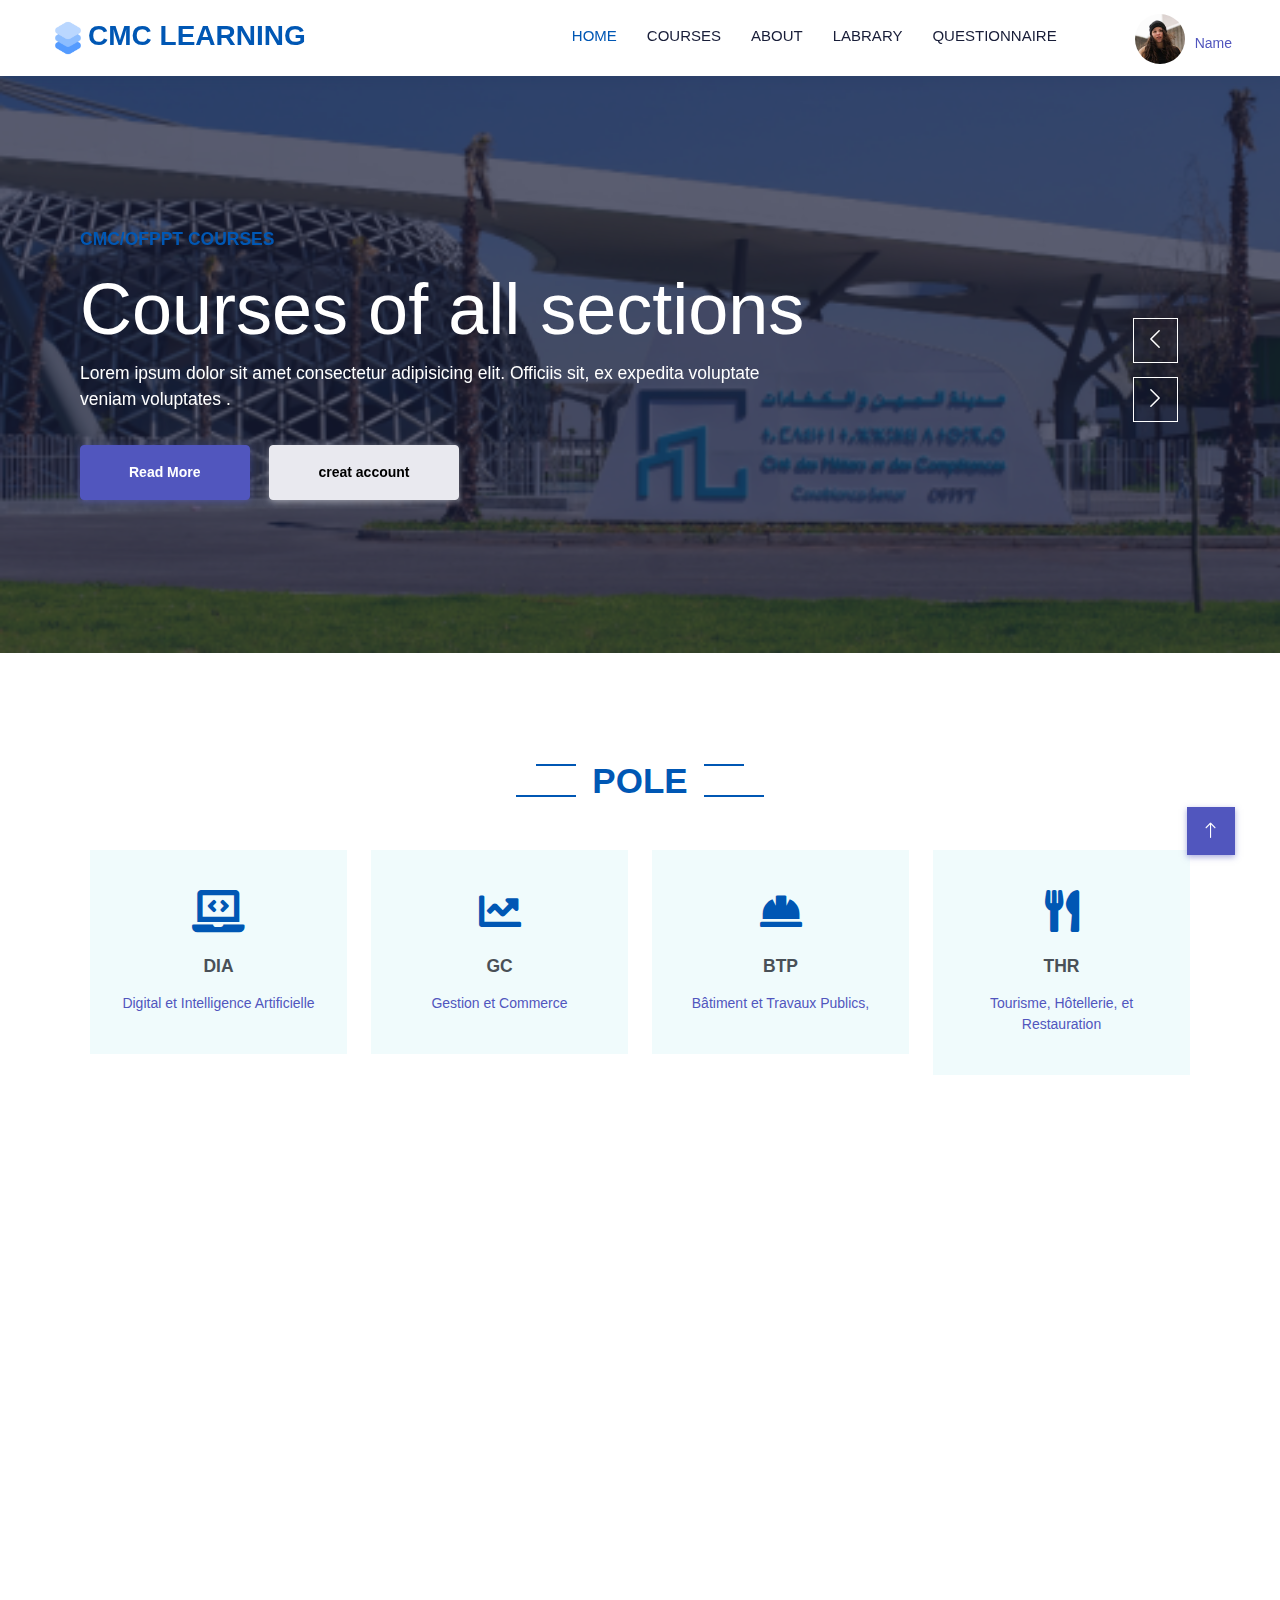
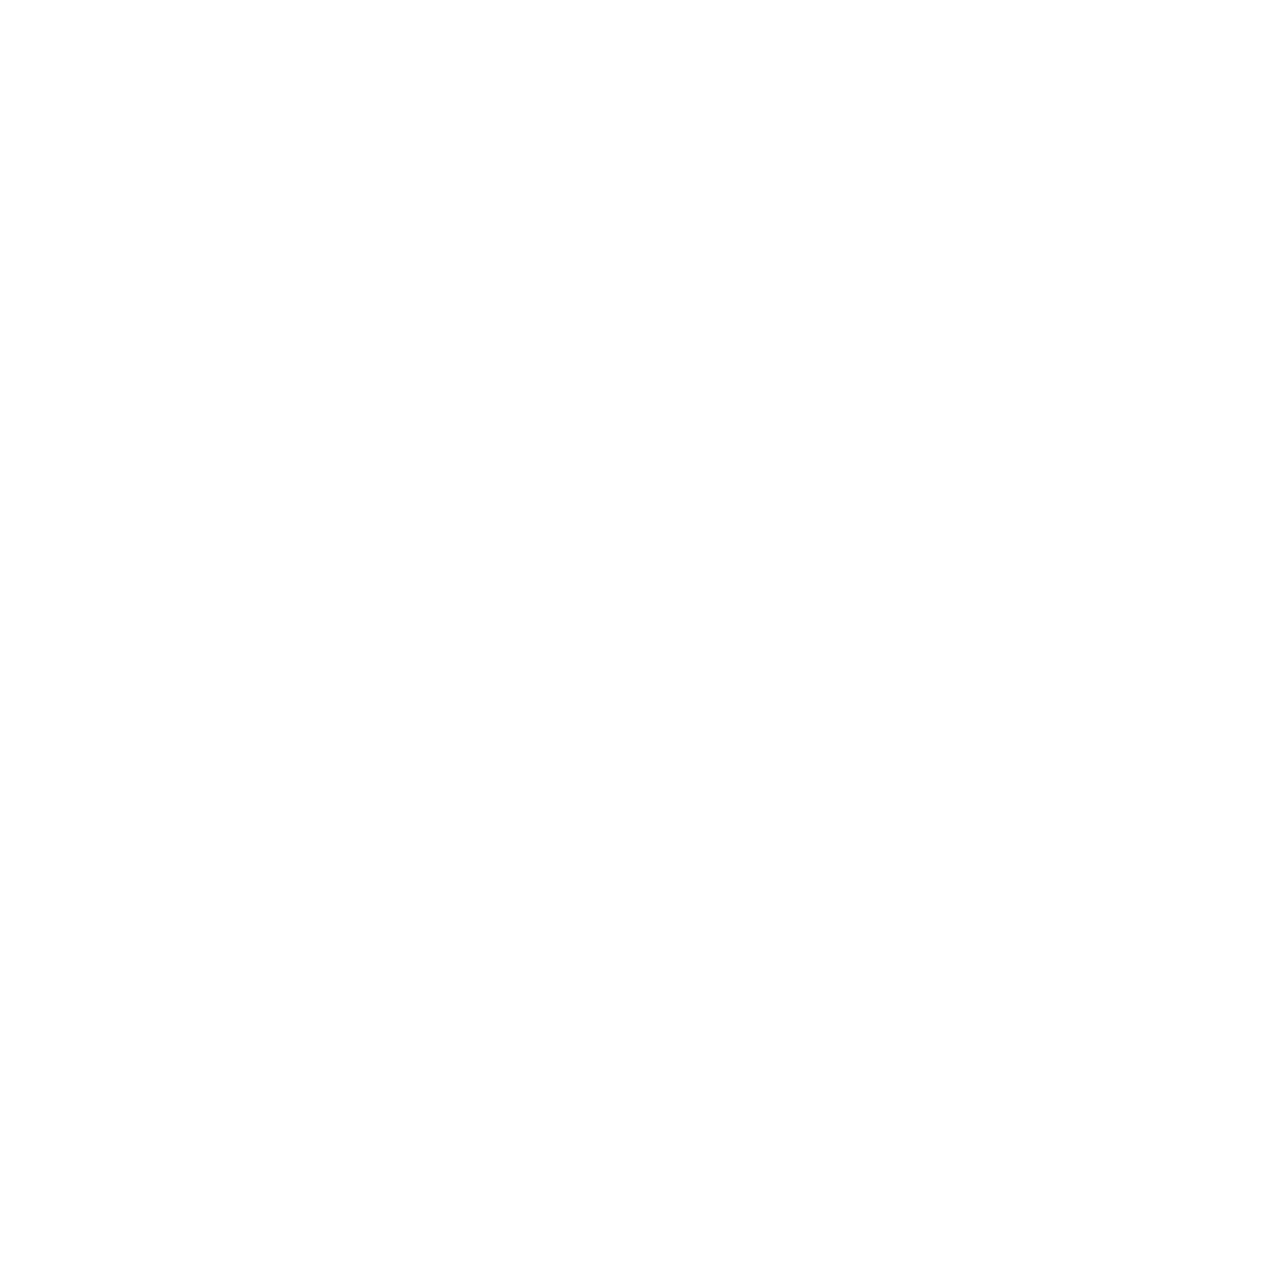
<file: index.html>
<!DOCTYPE html>
<html lang="en">

<head>
    <meta charset="utf-8">
    <title>CMC LEARNING</title>
    <meta content="width=device-width, initial-scale=1.0" name="viewport">
    <meta content="" name="keywords">
    <meta content="" name="description">

    <!-- Favicon -->
    <link href="assets/images/favicon.png" rel="icon">

    <!-- Icon Font Stylesheet -->
    <link href="https://cdnjs.cloudflare.com/ajax/libs/font-awesome/5.10.0/css/all.min.css" rel="stylesheet">
    <link href="https://cdn.jsdelivr.net/npm/bootstrap-icons@1.4.1/font/bootstrap-icons.css" rel="stylesheet">

    <!-- Libraries Stylesheet -->
    <link href="assets/libs/animate/animate.min.css" rel="stylesheet">
    <link href="assets/libs/owlcarousel/assets/owl.carousel.min.css" rel="stylesheet">

    <!-- Customized Bootstrap Stylesheet -->
    <link href="assets/css/bootstrap.min.css" rel="stylesheet">

    <!-- preloader css -->
    <link rel="stylesheet" href="assets/css/preloader.min.css" type="text/css" />

    <!-- Template Stylesheet -->
    <link href="assets/css/style.css" rel="stylesheet">
</head>

<body>

    <!-- Navbar Start -->
    <nav class="navbar navbar-expand-lg bg-white navbar-light shadow sticky-top p-0">
        <a href="index.html" class="navbar-brand d-flex align-items-center px-4 px-lg-5">
            <h2 class="m-0 text-primary"><img src="assets/images/favicon.png" class="img_logo" alt="">CMC LEARNING</h2>
        </a>
        <button type="button" class="navbar-toggler me-4" data-bs-toggle="collapse" data-bs-target="#navbarCollapse">
            <span class="navbar-toggler-icon"></span>
        </button>
        <div class="collapse navbar-collapse" id="navbarCollapse">
            <div class="navbar-nav ms-auto p-4 p-lg-0">
                <a href="index.html" class="nav-item nav-link active lyan">Home</a>
                <a href="#courses" class="nav-item nav-link lyan">Courses</a>
                <a href="#about" class="nav-item nav-link lyan">About</a>
                <a href="#" class="nav-link lyan" data-bs-toggle="dropdown">labrary</a>
                <a href="contact.html" class="nav-item nav-link lyan">questionnaire</a>
                <a href="" class="pt-4 px-lg-5  d-lg-block lyan"><img src="assets/images/users/avatar-2.jpg" class="profile_img" alt="">Name</a>
            </div>
            
        </div>
    </nav>
    <!-- Navbar End -->


    <!-- Carousel Start --> 
    <div class="container-fluid p-0 mb-5">
        <div class="owl-carousel header-carousel position-relative">
            <div class="owl-carousel-item position-relative">
                <img class="img-fluid" src="cmc_images/CMC_CASA_0.png" alt="">
                <div class="position-absolute top-0 start-0 w-100 h-100 d-flex align-items-center" style="background: rgba(24, 29, 56, .7);">
                    <div class="container">
                        <div class="row justify-content-start">
                            <div class="col-sm-10 col-lg-8">
                                <h5 class="text-primary text-uppercase mb-3 animated slideInDown">CMC/OFPPT Courses</h5>
                                <h1 class="display-3 text-white animated slideInDown">Courses of all sections</h1>
                                <p class="fs-5 text-white mb-4 pb-2">Lorem ipsum dolor sit amet consectetur adipisicing elit. Officiis sit, ex expedita voluptate veniam voluptates .</p>
                                <a href="" class="btn btn-primary py-md-3 px-md-5 me-3 animated slideInLeft">Read More</a>
                                <a href="register.html" class="btn btn-light py-md-3 px-md-5 animated slideInRight" target="_blank">creat account</a>
                            </div>
                        </div>
                    </div>
                </div>
            </div>
            <div class="owl-carousel-item position-relative">
                <img class="img-fluid" src="cmc_images/Vue sur l’entrée principale de la CMC Casablanca-Settat.jpg" alt="">
                <div class="position-absolute top-0 start-0 w-100 h-100 d-flex align-items-center" style="background: rgba(24, 29, 56, .7);">
                    <div class="container">
                        <div class="row justify-content-start">
                            <div class="col-sm-10 col-lg-8">
                                <h5 class="text-primary text-uppercase mb-3 animated slideInDown">CMC/OFPPT Courses</h5>
                                <h1 class="display-3 text-white animated slideInDown">Courses of all sections</h1>
                                <p class="fs-5 text-white mb-4 pb-2">Lorem ipsum dolor sit amet consectetur adipisicing elit. Officiis sit, ex expedita voluptate veniam voluptates .</p>
                                <a href="" class="btn btn-primary py-md-3 px-md-5 me-3 animated slideInLeft">Read More</a>
                                <a href="register.html" class="btn btn-light py-md-3 px-md-5 animated slideInRight">creat account</a>
                            </div>
                        </div>
                    </div>
                </div>
            </div>
        </div>
    </div>
    <!-- Carousel End -->


    <!-- courses Start -->
    <div class="container-xxl py-5" id="courses">
        <div class="container">
            <div class="text-center wow fadeInUp" data-wow-delay="0.1s">
                <h1 class="section-title bg-white text-center text-primary px-3 mb-5">Pole</h1>
            </div>
            <div class="row g-4">
                <div class="col-lg-3 col-sm-6 wow fadeInUp" data-wow-delay="0.1s">
                    <a href="form_courses.html?pole=DIA" target="_blank">
                        <div class="service-item text-center pt-3">
                            <div class="p-4">
                                <i class="fa fa-3x fa-laptop-code text-primary mb-4"></i>
                                <h5 class="mb-3">DIA</h5>
                                <p>Digital et Intelligence Artificielle</p>
                            </div>
                        </div>
                    </a>
                </div>
                <div class="col-lg-3 col-sm-6 wow fadeInUp" data-wow-delay="0.1s">
                    <a href="form_courses.html?pole=GC" target="_blank">
                        <div class="service-item text-center pt-3">
                            <div class="p-4">
                                <i class="fa fa-3x fa-chart-line text-primary mb-4"></i>
                                <h5 class="mb-3">GC</h5>
                                <p>Gestion et Commerce</p>
                            </div>
                        </div>
                    </a>
                </div>
                <div class="col-lg-3 col-sm-6 wow fadeInUp" data-wow-delay="0.1s">
                    <a href="">
                        <div class="service-item text-center pt-3">
                            <div class="p-4">
                                <i class="fa fa-3x fa-hard-hat text-primary mb-4"></i>
                                <h5 class="mb-3">BTP</h5>
                                <p>Bâtiment et Travaux Publics,</p>
                            </div>
                        </div>
                    </a>
                </div>
                <div class="col-lg-3 col-sm-6 wow fadeInUp" data-wow-delay="0.1s">
                    <a href="">
                        <div class="service-item text-center pt-3">
                            <div class="p-4">
                                <i class="fa fa-3x fa-utensils text-primary mb-4"></i>
                                <h5 class="mb-3">THR</h5>
                                <p>Tourisme, Hôtellerie, et Restauration</p>
                            </div>
                        </div>
                    </a>
                </div>
                <div class="col-lg-3 col-sm-6 wow fadeInUp" data-wow-delay="0.1s">
                    <a href="">
                        <div class="service-item text-center pt-3">
                            <div class="p-4">
                                <i class="fa fa-3x fa-graduation-cap text-primary mb-4"></i>
                                <h5 class="mb-3">AIG</h5>
                                <p></p>
                            </div>
                        </div>
                    </a>
                </div>
                <div class="col-lg-3 col-sm-6 wow fadeInUp" data-wow-delay="0.1s">
                    <a href="">
                        <div class="service-item text-center pt-3">
                            <div class="p-4">
                                <i class="fa fa-3x fa-graduation-cap text-primary mb-4"></i>
                                <h5 class="mb-3">AI</h5>
                                <p></p>
                            </div>
                        </div>
                    </a>
                </div>
                <div class="col-lg-3 col-sm-6 wow fadeInUp" data-wow-delay="0.1s">
                    <a href="">
                        <div class="service-item text-center pt-3">
                            <div class="p-4">
                                <i class="fa fa-3x fa-graduation-cap text-primary mb-4"></i>
                                <h5 class="mb-3">ARTISANAT</h5>
                                <p></p>
                            </div>
                        </div>
                    </a>
                </div>
                <div class="col-lg-3 col-sm-6 wow fadeInUp" data-wow-delay="0.1s">
                    <a href="">
                        <div class="service-item text-center pt-3">
                            <div class="p-4">
                                <i class="fa fa-3x fa-graduation-cap text-primary mb-4"></i>
                                <h5 class="mb-3">TL</h5>
                                <p></p>
                            </div>
                        </div>
                    </a>
                </div>
                
            </div>
        </div>
    </div>
    <!-- Service End -->


    <!-- About Start -->
    <div class="container-xxl py-5" id="about">
        <div class="container">
            <div class="text-center wow fadeInUp" data-wow-delay="0.1s">
                <h1 class="section-title bg-white text-center text-primary px-3 mb-5">About Us</h1>
            </div>
            <div class="row g-5">
                <div class="col-lg-6 wow fadeInUp" data-wow-delay="0.1s" style="min-height: 400px;">
                    <div class="position-relative h-100">
                        <img class="img-fluid position-absolute w-100 h-100" src="img/about.jpg" alt="" style="object-fit: cover;">
                    </div>
                </div>
                <div class="col-lg-6 wow fadeInUp" data-wow-delay="0.3s">
                    <!-- <h6 class="section-title bg-white text-start text-primary pe-3">About Us</h6> -->
                    <h1 class="mb-4">Welcome to CMC LEARNING</h1>
                    <p class="mb-4">description de site.</p>
                    
                    <!-- <div class="row gy-2 gx-4 mb-4">
                        <div class="col-sm-6">
                            <p class="mb-0"><i class="fa fa-arrow-right text-primary me-2"></i>Skilled Instructors</p>
                        </div>
                        <div class="col-sm-6">
                            <p class="mb-0"><i class="fa fa-arrow-right text-primary me-2"></i>Online Classes</p>
                        </div>
                        <div class="col-sm-6">
                            <p class="mb-0"><i class="fa fa-arrow-right text-primary me-2"></i>International Certificate</p>
                        </div>
                        <div class="col-sm-6">
                            <p class="mb-0"><i class="fa fa-arrow-right text-primary me-2"></i>Skilled Instructors</p>
                        </div>
                        <div class="col-sm-6">
                            <p class="mb-0"><i class="fa fa-arrow-right text-primary me-2"></i>Online Classes</p>
                        </div>
                        <div class="col-sm-6">
                            <p class="mb-0"><i class="fa fa-arrow-right text-primary me-2"></i>International Certificate</p>
                        </div>
                    </div> -->
                    <a class="btn btn-primary py-3 px-5 mt-2" href="">Read More</a>
                </div>
            </div>
        </div>
    </div>
    <!-- About End -->

    <!-- formateurs Start -->
    <div class="container-xxl py-5">
        <div class="container">
            <div class="text-center wow fadeInUp" data-wow-delay="0.1s">
                <h1 class="section-title bg-white text-center text-primary px-3 mb-5">formateurs</h1>
            </div>
            <div class="row g-4">
                <div class="col-lg-3 col-md-6 wow fadeInUp" data-wow-delay="0.1s">
                    <div class="team-item bg-light">
                        <div class="overflow-hidden">
                            <img class="img-fluid" src="img/team-1.jpg" alt="">
                        </div>
                        <div class="position-relative d-flex justify-content-center" style="margin-top: -23px;">
                            <div class="bg-light d-flex justify-content-center pt-2 px-1">
                                <a class="btn btn-sm-square btn-primary mx-1" href=""><i class="fab fa-facebook-f"></i></a>
                                <a class="btn btn-sm-square btn-primary mx-1" href=""><i class="fab fa-twitter"></i></a>
                                <a class="btn btn-sm-square btn-primary mx-1" href=""><i class="fab fa-instagram"></i></a>
                            </div>
                        </div>
                        <div class="text-center p-4">
                            <h5 class="mb-0">formateur name</h5>
                            <small>spécialité</small>
                        </div>
                    </div>
                </div>
                <div class="col-lg-3 col-md-6 wow fadeInUp" data-wow-delay="0.3s">
                    <div class="team-item bg-light">
                        <div class="overflow-hidden">
                            <img class="img-fluid" src="img/team-1.jpg" alt="">
                        </div>
                        <div class="position-relative d-flex justify-content-center" style="margin-top: -23px;">
                            <div class="bg-light d-flex justify-content-center pt-2 px-1">
                                <a class="btn btn-sm-square btn-primary mx-1" href=""><i class="fab fa-facebook-f"></i></a>
                                <a class="btn btn-sm-square btn-primary mx-1" href=""><i class="fab fa-twitter"></i></a>
                                <a class="btn btn-sm-square btn-primary mx-1" href=""><i class="fab fa-instagram"></i></a>
                            </div>
                        </div>
                        <div class="text-center p-4">
                            <h5 class="mb-0">formateur name</h5>
                            <small>spécialité</small>
                        </div>
                    </div>
                </div>
                <div class="col-lg-3 col-md-6 wow fadeInUp" data-wow-delay="0.5s">
                    <div class="team-item bg-light">
                        <div class="overflow-hidden">
                            <img class="img-fluid" src="img/team-1.jpg" alt="">
                        </div>
                        <div class="position-relative d-flex justify-content-center" style="margin-top: -23px;">
                            <div class="bg-light d-flex justify-content-center pt-2 px-1">
                                <a class="btn btn-sm-square btn-primary mx-1" href=""><i class="fab fa-facebook-f"></i></a>
                                <a class="btn btn-sm-square btn-primary mx-1" href=""><i class="fab fa-twitter"></i></a>
                                <a class="btn btn-sm-square btn-primary mx-1" href=""><i class="fab fa-instagram"></i></a>
                            </div>
                        </div>
                        <div class="text-center p-4">
                            <h5 class="mb-0">formateur name</h5>
                            <small>spécialité</small>
                        </div>
                    </div>
                </div>
                <div class="col-lg-3 col-md-6 wow fadeInUp" data-wow-delay="0.7s">
                    <div class="team-item bg-light">
                        <div class="overflow-hidden">
                            <img class="img-fluid" src="img/team-1.jpg" alt="">
                        </div>
                        <div class="position-relative d-flex justify-content-center" style="margin-top: -23px;">
                            <div class="bg-light d-flex justify-content-center pt-2 px-1">
                                <a class="btn btn-sm-square btn-primary mx-1" href=""><i class="fab fa-facebook-f"></i></a>
                                <a class="btn btn-sm-square btn-primary mx-1" href=""><i class="fab fa-twitter"></i></a>
                                <a class="btn btn-sm-square btn-primary mx-1" href=""><i class="fab fa-instagram"></i></a>
                            </div>
                        </div>
                        <div class="text-center p-4">
                            <h5 class="mb-0">formateur name</h5>
                            <small>spécialité</small>
                        </div>
                    </div>
                </div>
            </div>
        </div>
    </div>
    <!-- formateurs End -->


    <!-- coments Start -->
    <!-- <div class="container-xxl py-5 wow fadeInUp" data-wow-delay="0.1s">
        <div class="container">
            <div class="text-center">
                <h1 class="section-title bg-white text-center text-primary px-3 mb-5">Comments</h1>
                <h4 class="mb-5">Our Students Say!</h4>
            </div>
            <div class="owl-carousel testimonial-carousel position-relative">
                <div class="testimonial-item text-center">
                    <img class="border rounded-circle p-2 mx-auto mb-3" src="img/testimonial-1.jpg" style="width: 80px; height: 80px;">
                    <h5 class="mb-0">Client Name</h5>
                    <p>Profession</p>
                    <div class="testimonial-text bg-light text-center p-4">
                    <p class="mb-0">Tempor erat elitr rebum at clita. Diam dolor diam ipsum sit diam amet diam et eos. Clita erat ipsum et lorem et sit.</p>
                    </div>
                </div>
                <div class="testimonial-item text-center">
                    <img class="border rounded-circle p-2 mx-auto mb-3" src="img/testimonial-2.jpg" style="width: 80px; height: 80px;">
                    <h5 class="mb-0">Client Name</h5>
                    <p>Profession</p>
                    <div class="testimonial-text bg-light text-center p-4">
                    <p class="mb-0">Tempor erat elitr rebum at clita. Diam dolor diam ipsum sit diam amet diam et eos. Clita erat ipsum et lorem et sit.</p>
                    </div>
                </div>
                <div class="testimonial-item text-center">
                    <img class="border rounded-circle p-2 mx-auto mb-3" src="img/testimonial-3.jpg" style="width: 80px; height: 80px;">
                    <h5 class="mb-0">Client Name</h5>
                    <p>Profession</p>
                    <div class="testimonial-text bg-light text-center p-4">
                    <p class="mb-0">Tempor erat elitr rebum at clita. Diam dolor diam ipsum sit diam amet diam et eos. Clita erat ipsum et lorem et sit.</p>
                    </div>
                </div>
                <div class="testimonial-item text-center">
                    <img class="border rounded-circle p-2 mx-auto mb-3" src="img/testimonial-4.jpg" style="width: 80px; height: 80px;">
                    <h5 class="mb-0">Client Name</h5>
                    <p>Profession</p>
                    <div class="testimonial-text bg-light text-center p-4">
                    <p class="mb-0">Tempor erat elitr rebum at clita. Diam dolor diam ipsum sit diam amet diam et eos. Clita erat ipsum et lorem et sit.</p>
                    </div>
                </div>
            </div>
        </div>
    </div> -->
    <!-- coments End -->
        

    <!-- Footer Start -->
    <div class="container-fluid bg-dark text-light footer pt-5 mt-5 wow fadeIn" data-wow-delay="0.1s">
        <div class="container py-5">
            <div class="row g-5">
                <div class="col-lg-3 col-md-6">
                    <h4 class="text-white mb-3">Quick Link</h4>
                    <a class="btn btn-link" href="">About Us</a>
                    <a class="btn btn-link" href="">Contact Us</a>
                    <a class="btn btn-link" href="">Privacy Policy</a>
                    <a class="btn btn-link" href="">Terms & Condition</a>
                </div>
                <div class="col-lg-3 col-md-6">
                    <h4 class="text-white mb-3">Contact</h4>
                    <p class="mb-2"><i class="fa fa-map-marker-alt me-3"></i>place</p>
                    <p class="mb-2"><i class="fa fa-phone-alt me-3"></i>+000 00000000</p>
                    <p class="mb-2"><i class="fa fa-envelope me-3"></i>email.com</p>
                    <div class="d-flex pt-2">l
                        <a class="btn btn-outline-light btn-social" href=""><i class="fab fa-twitter"></i></a>
                        <a class="btn btn-outline-light btn-social" href=""><i class="fab fa-facebook-f"></i></a>
                        <a class="btn btn-outline-light btn-social" href=""><i class="fab fa-youtube"></i></a>
                        <a class="btn btn-outline-light btn-social" href=""><i class="fab fa-linkedin-in"></i></a>
                    </div>
                </div>
            </div>
        </div>
        <div class="container">
            <div class="copyright">
                <div class="row">
                    <div class="col-md-6 text-center text-md-start mb-3 mb-md-0">
                        &copy; <a class="border-bottom" href="#">CMC LEARNING</a>, All Right Reserved.Designed By Yassine Dzaouha
                    </div>
                </div>
            </div>
        </div>
    </div>
    <!-- Footer End -->


    <!-- Back to Top -->
    <a href="#" class="btn btn-lg btn-primary btn-lg-square back-to-top"><i class="bi bi-arrow-up"></i></a>


    <!-- JavaScript Libraries -->
    <script src="assets/libs/jquery/jquery.min.js"></script>    
    <script src="assets/libs/bootstrap/js/bootstrap.bundle.min.js"></script>    
    <script src="assets/libs/wow/wow.min.js"></script>
    <script src="assets/libs/easing/easing.min.js"></script>
    <script src="assets/libs/waypoints/waypoints.min.js"></script>
    <script src="assets/libs/owlcarousel/owl.carousel.min.js"></script>

    <!-- pace js -->
    <script src="assets/libs/pace-js/pace.min.js"></script>

    <!-- Template Javascript -->
    <script src="assets/js/main.js"></script>
</body>

</html>
</file>
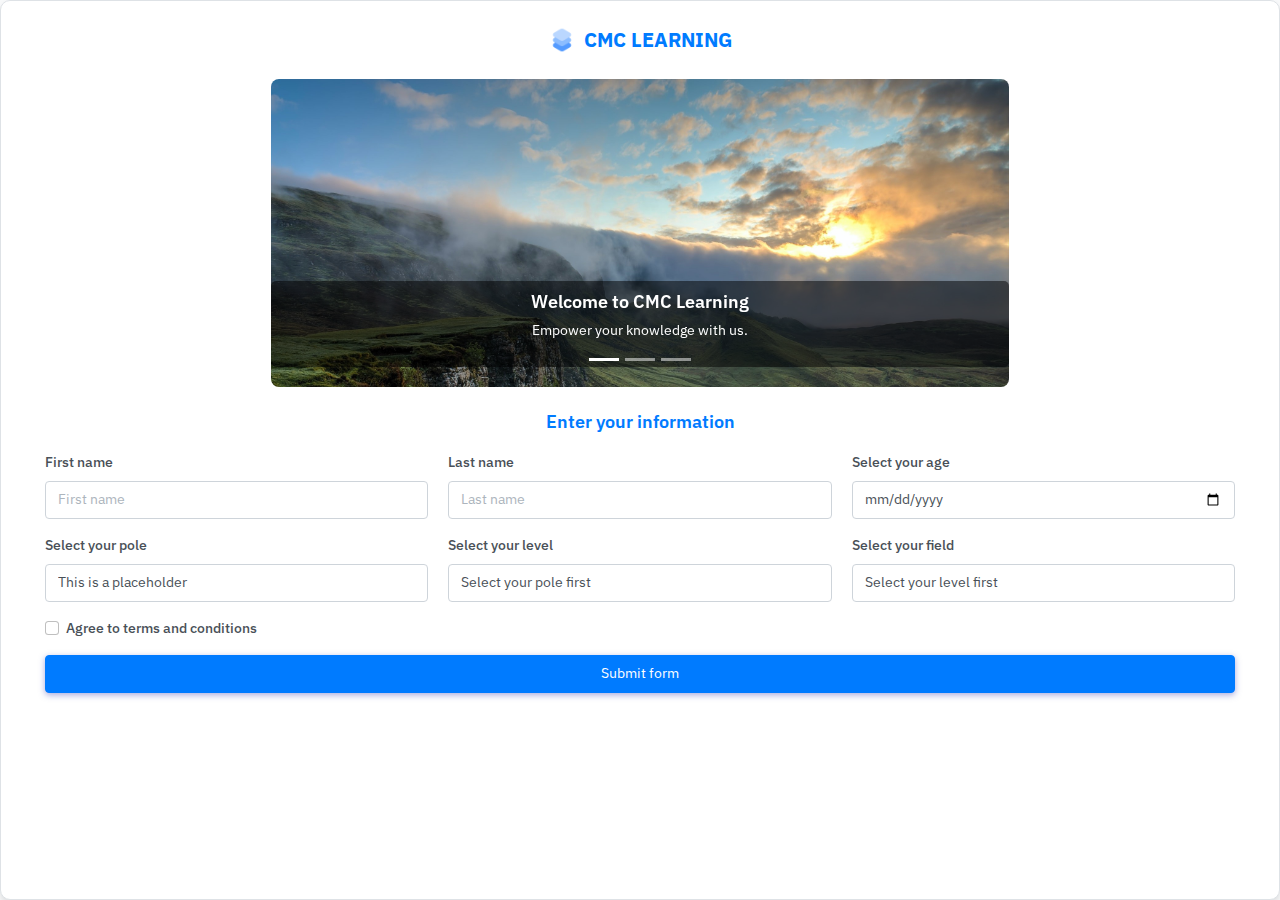
<file: choises.html>
<!doctype html>
<html lang="en">

    <head>
        <meta charset="utf-8" />
        <title>Role & Branch Selection</title>
        <meta name="viewport" content="width=device-width, initial-scale=1.0">
        <meta content="Branch & Role Selection" name="description" />
        <meta content="Themesbrand" name="author" />
        <link rel="icon" href="assets/images/favicon.png">
        <!-- Bootstrap CSS -->
        <link href="assets/css/bootstrap.min.css" rel="stylesheet" type="text/css" />
        <link href="assets/css/icons.min.css" rel="stylesheet" type="text/css" />
        <link href="assets/css/app.min.css" rel="stylesheet" type="text/css" />
        <!-- preloader css -->
        <link rel="stylesheet" href="assets/css/preloader.min.css" type="text/css" />
        <!-- Custom CSS -->
        <style>
            body {
                background-color: #FFFFFF;
                color: #495057;
            }

            .auth-page {
                display: flex;
                justify-content: center;
                align-items: center;
                min-height: 100vh;
                background-color: #f8f9fa;
            }

            .auth-full-page-content {
                background: #FFFFFF;
                border: 1px solid #dee2e6;
                border-radius: 10px;
                min-width: 700px;
                padding: 2rem;
                box-shadow: 0px 4px 6px rgba(0, 0, 0, 0.1);
            }

            .auth-logo img {
                height: 28px;
            }

            .text-primary {
                color: #007BFF !important;
            }

            .btn-primary {
                background-color: #007BFF;
                border-color: #007BFF;
            }

            .btn-primary:hover {
                background-color: #0056b3;
                border-color: #0056b3;
            }

            .carousel-inner img {
                width: 60%;
                margin-left: auto;
                margin-right: auto;
                border-radius: 8px;
            }

            .carousel-caption {
                background: rgba(0, 0, 0, 0.5);
                border-radius: 5px;
                padding: 10px;
                width: 60%;
                margin-left: auto;
                margin-right: auto;
            }
        </style>
    </head>

    <body>

    <div class="auth-page">
        <div class="auth-full-page-content d-flex flex-column p-4">
            <div class="w-100">
                <div class="text-center">
                    <a href="index.html" class="d-block auth-logo mb-4">
                        <img src="assets/images/favicon.png" alt="Logo"> <span class="logo-txt text-primary">CMC LEARNING</span>
                    </a>
                </div>

                <div id="carouselExampleIndicators" class="carousel slide mb-4" data-bs-ride="carousel" data-bs-interval="5000">
                    <style>
                        /* Override carousel transition speed */
                        .carousel-item {
                            transition: transform 1.5s ease-in-out; /* Slows down the transition to 1.5 seconds */
                        }
                    </style>
                    <div class="carousel-indicators">
                        <button type="button" data-bs-target="#carouselExampleIndicators" data-bs-slide-to="0" class="active" aria-current="true"></button>
                        <button type="button" data-bs-target="#carouselExampleIndicators" data-bs-slide-to="1"></button>
                        <button type="button" data-bs-target="#carouselExampleIndicators" data-bs-slide-to="2"></button>
                    </div>
                    <div class="carousel-inner">
                        <!-- First slide -->
                        <div class="carousel-item active" data-bs-interval="3000">
                            <img src="assets/images/bg-3.jpg" class="d-block" alt="Slide 1">
                            <div class="carousel-caption">
                                <h5 class="text-white">Welcome to CMC Learning</h5>
                                <p>Empower your knowledge with us.</p>
                            </div>
                        </div>
                        <!-- Second slide -->
                        <div class="carousel-item" data-bs-interval="3000">
                            <img src="assets/images/bg-2.jpg" class="d-block" alt="Slide 2">
                            <div class="carousel-caption">
                                <h5 class="text-white">OFPPT</h5>
                                <p>Office de la formation professionnelle et promotion du travail.</p>
                            </div>
                        </div>
                        <!-- Third slide -->
                        <div class="carousel-item" data-bs-interval="3000">
                            <img src="assets/images/bg-3.jpg" class="d-block" alt="Slide 3">
                            <div class="carousel-caption">
                                <h5 class="text-white">CMC</h5>
                                <p>Cité des métiers et compétences.</p>
                            </div>
                        </div>
                    </div>
                    <button class="carousel-control-prev" type="button" data-bs-target="#carouselExampleIndicators" data-bs-slide="prev">
                        <span class="carousel-control-prev-icon" aria-hidden="true"></span>
                        <span class="visually-hidden">Previous</span>
                    </button>
                    <button class="carousel-control-next" type="button" data-bs-target="#carouselExampleIndicators" data-bs-slide="next">
                        <span class="carousel-control-next-icon" aria-hidden="true"></span>
                        <span class="visually-hidden">Next</span>
                    </button>
                </div>
                
                
                <!-- Form -->
                <div class="auth-content">
                    <div class="text-center">
                        <h5 class="text-primary mb-0">Enter your information</h5>
                    </div>
                    <div class="card-body">
                        <form class="needs-validation" novalidate>
                            <div class="row">
                                <div class="col-md-4">
                                    <div class="mb-3">
                                        <label class="form-label" for="validationCustom01">First name</label>
                                        <input type="text" class="form-control" id="validationCustom01" placeholder="First name" required>
                                        <div class="valid-feedback">Looks good!</div>
                                    </div>
                                </div>
                                <div class="col-md-4">
                                    <div class="mb-3">
                                        <label class="form-label" for="validationCustom02">Last name</label>
                                        <input type="text" class="form-control" id="validationCustom02" placeholder="Last name" required>
                                        <div class="valid-feedback">Looks good!</div>
                                    </div>
                                </div>
                                <div class="col-md-4">
                                    <div class="mb-3">
                                        <label class="form-label" for="validationCustom03">Select your age</label>
                                        <input type="date" class="form-control" id="validationCustom03" required>
                                    </div>
                                </div>
                            </div>
                            <div class="row">
                                <div class="col-md-4">
                                    <div class="mb-3">
                                        <label class="form-label" for="choices-single-pole">Select your pole</label>
                                        <select class="form-control" id="choices-single-pole" required>
                                            <option value="" disabled selected>This is a placeholder</option>
                                            <option value="DIA">DIA</option>
                                            <option value="GC">GC</option>
                                            <option value="BTP">BTP</option>
                                            <option value="THR">THR</option>
                                            <option value="AIG">AIG</option>
                                            <option value="AI">AI</option>
                                            <option value="ARTISANAT">ARTISANAT</option>
                                            <option value="TL">TL</option>
                                        </select>
                                    </div>
                                </div>
                                <div class="col-md-4">
                                    <div class="mb-3">
                                        <label class="form-label" for="choices-single-level">Select your level</label>
                                        <select class="form-control" id="choices-single-level" required>
                                            <option value="" disabled selected>Select your pole first</option>
                                        </select>
                                    </div>
                                </div>
                                <div class="col-md-4">
                                    <div class="mb-3">
                                        <label class="form-label" for="choices-single-filier">Select your field</label>
                                        <select class="form-control" id="choices-single-filier" required>
                                            <option value="" disabled selected>Select your level first</option>
                                        </select>
                                    </div>
                                </div>
                            </div>
                            <div class="row">
                                <div class="col-lg-12">
                                    <div class="mb-3">
                                        <div class="form-check">
                                            <input type="checkbox" class="form-check-input" id="invalidCheck" required>
                                            <label class="form-check-label" for="invalidCheck">Agree to terms and conditions</label>
                                        </div>
                                    </div>
                                </div>
                            </div>
                            <button class="btn btn-primary w-100" type="submit">Submit form</button>
                        </form>
                    </div>
                </div>
            </div>
        </div>
    </div>

        <!-- JavaScript -->
        <script src="assets/js/app.js"></script>
        <script src="assets/js/pages/choises.js"></script>
        <script src="assets/libs/jquery/jquery.min.js"></script>
        <script src="assets/libs/bootstrap/js/bootstrap.bundle.min.js"></script>
        <script src="assets/libs/metismenu/metisMenu.min.js"></script>
        <script src="assets/libs/simplebar/simplebar.min.js"></script>
        <script src="assets/libs/node-waves/waves.min.js"></script>
        <script src="assets/libs/feather-icons/feather.min.js"></script>
        <!-- pace js -->
        <script src="assets/libs/pace-js/pace.min.js"></script>
        <!-- pristine js -->
        <script src="assets/libs/pristinejs/pristine.min.js"></script>
        <!-- form validation -->
        <script src="assets/js/pages/form-validation.init.js"></script>
    </body>

</html>
</file>
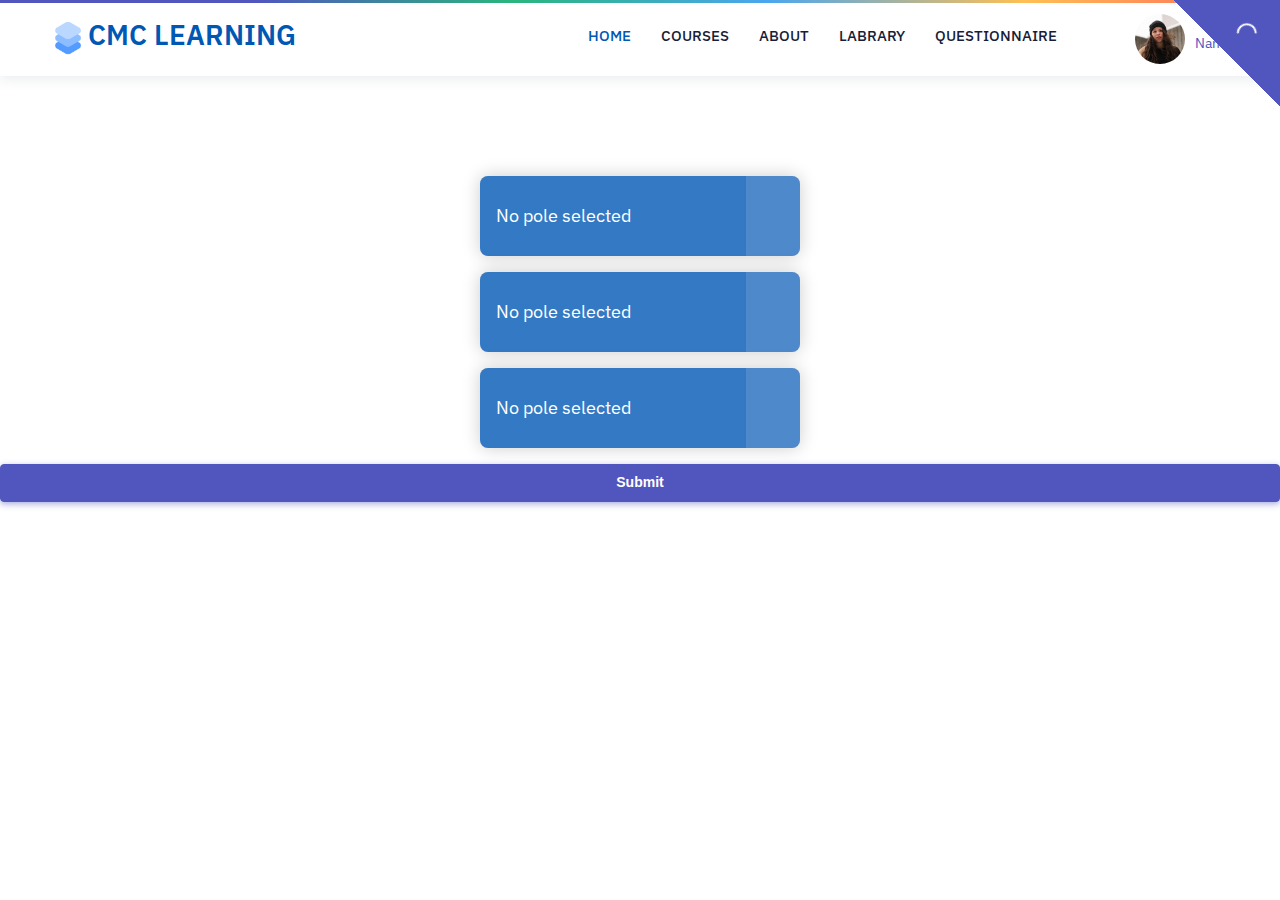
<file: form_courses.html>
<!doctype html>
<html lang="en">

    <head>
        <meta charset="utf-8" />
        <title>Role & Branch Selection</title>
        <meta name="viewport" content="width=device-width, initial-scale=1.0">
        <meta content="Branch & Role Selection" name="description" />
        <meta content="Themesbrand" name="author" />
        <link rel="icon" href="assets/images/favicon.png">
        <!-- Bootstrap CSS -->
        <link href="assets/css/bootstrap.min.css" rel="stylesheet" type="text/css" />
        <link href="assets/css/icons.min.css" rel="stylesheet" type="text/css" />
        <link href="assets/css/app.min.css" rel="stylesheet" type="text/css" />
        <link href="assets/css/style.css" rel="stylesheet" type="text/css" />
        
        <!-- preloader css -->
        <link rel="stylesheet" href="assets/css/preloader.min.css" type="text/css" />
        <!-- Custom CSS -->
        <style>
        :root {
        --arrow-bg: rgba(255, 255, 255, 0.3);
        --arrow-icon: url(https://upload.wikimedia.org/wikipedia/commons/9/9d/Caret_down_font_awesome_whitevariation.svg);
        --option-bg: white;  
        --select-bg: rgba(255, 255, 255, 0.2);
        }
        body {
            display: grid;
            
        }
        .fath-sel {
            border-radius: 8px;
            background: #0057b4;
            background-color: none;
        }
        form{
            margin-top: 100px;
            place-items: center;
        }
        /* <select> styles */
        select {
            /* Reset */
            font-size: 18px;
            appearance: none;
            border: 0;
            outline: 0;
            width: 20rem;
            height: 5rem;
            padding: 1rem 4rem 1rem 1rem;
            background: var(--arrow-icon) no-repeat right 0.8em center / 1.4em,
                linear-gradient(to left, var(--arrow-bg) 3em, var(--select-bg) 3em);
            color: white;
            border-radius: 8px;
            box-shadow: 0 0 1em 0 rgba(0, 0, 0, 0.2);
            cursor: pointer;
            /* Remove IE arrow */
            &::-ms-expand {
                display: none;
            }
            /* Remove focus outline */
            &:focus {
                outline: none;
            }
            /* <option> colors */
            option {
                border-radius: 8px;
                color: inherit;
                background-color: #7b97c9;
            }
        }

        .invalid-feedback {
            font-size: 15px;
            background-color: #fff;
            margin-top: 0;
        }

        </style>
    </head>
    <nav class="navbar navbar-expand-lg bg-white navbar-light shadow sticky-top p-0">
        <a href="index.html" class="navbar-brand d-flex align-items-center px-4 px-lg-5">
            <h2 class="m-0 text-primary"><img src="assets/images/favicon.png" class="img_logo" alt="">CMC LEARNING</h2>
        </a>
        <button type="button" class="navbar-toggler me-4" data-bs-toggle="collapse" data-bs-target="#navbarCollapse">
            <span class="navbar-toggler-icon"></span>
        </button>
        <div class="collapse navbar-collapse" id="navbarCollapse">
            <div class="navbar-nav ms-auto p-4 p-lg-0">
                <a href="index.html" class="nav-item nav-link active lyan">Home</a>
                <a href="index.html#courses" class="nav-item nav-link lyan">Courses</a>
                <a href="index.html#about" class="nav-item nav-link lyan">About</a>
                <a href="#" class="nav-link lyan" data-bs-toggle="dropdown">labrary</a>
                <a href="" class="nav-item nav-link lyan">questionnaire</a>
                <a href="" class="pt-4 px-lg-5  d-lg-block lyan"><img src="assets/images/users/avatar-2.jpg" class="profile_img" alt="">Name</a>
            </div>
            
        </div>
    </nav>

    <body>
        <form class="needs-validation" novalidate>
            <div class="mb-3 fath-sel">
                <select class="form-controle" id="choices-single-field" required>
                    <option value="" disabled selected>select your level</option>
                </select>
                <div class="invalid-feedback">Please select a level.</div>
            </div>
            <div class="mb-3 fath-sel">
                <select class="form-controle" id="choices-single-level" required>
                    <option value="" disabled selected>select your field</option>
                </select>
                <div class="invalid-feedback">Please select a field.</div>
            </div>
            <div class="mb-3 fath-sel">
                <select class="form-controle" id="choices-single-nivo" required>
                    <option value="" disabled selected>Select your year</option>
                </select>
                <div class="invalid-feedback">Please select a year.</div>
            </div>
            <button class="btn btn-primary w-100" type="submit">Submit</button>
        </form>

        <!-- JavaScript -->
        <script src="assets/js/app.js"></script>
        <script src="assets/js/pages/form_courses.js"></script>
        <script src="assets/libs/jquery/jquery.min.js"></script>
        <script src="assets/libs/bootstrap/js/bootstrap.bundle.min.js"></script>
        <script src="assets/libs/metismenu/metisMenu.min.js"></script>
        <script src="assets/libs/simplebar/simplebar.min.js"></script>
        <script src="assets/libs/node-waves/waves.min.js"></script>
        <script src="assets/libs/feather-icons/feather.min.js"></script>
        <!-- pace js -->
        <script src="assets/libs/pace-js/pace.min.js"></script>
        <!-- pristine js -->
        <script src="assets/libs/pristinejs/pristine.min.js"></script>
        <!-- form validation -->
        <script src="assets/js/pages/form-validation.init.js"></script>
    </body>

</html>
</file>
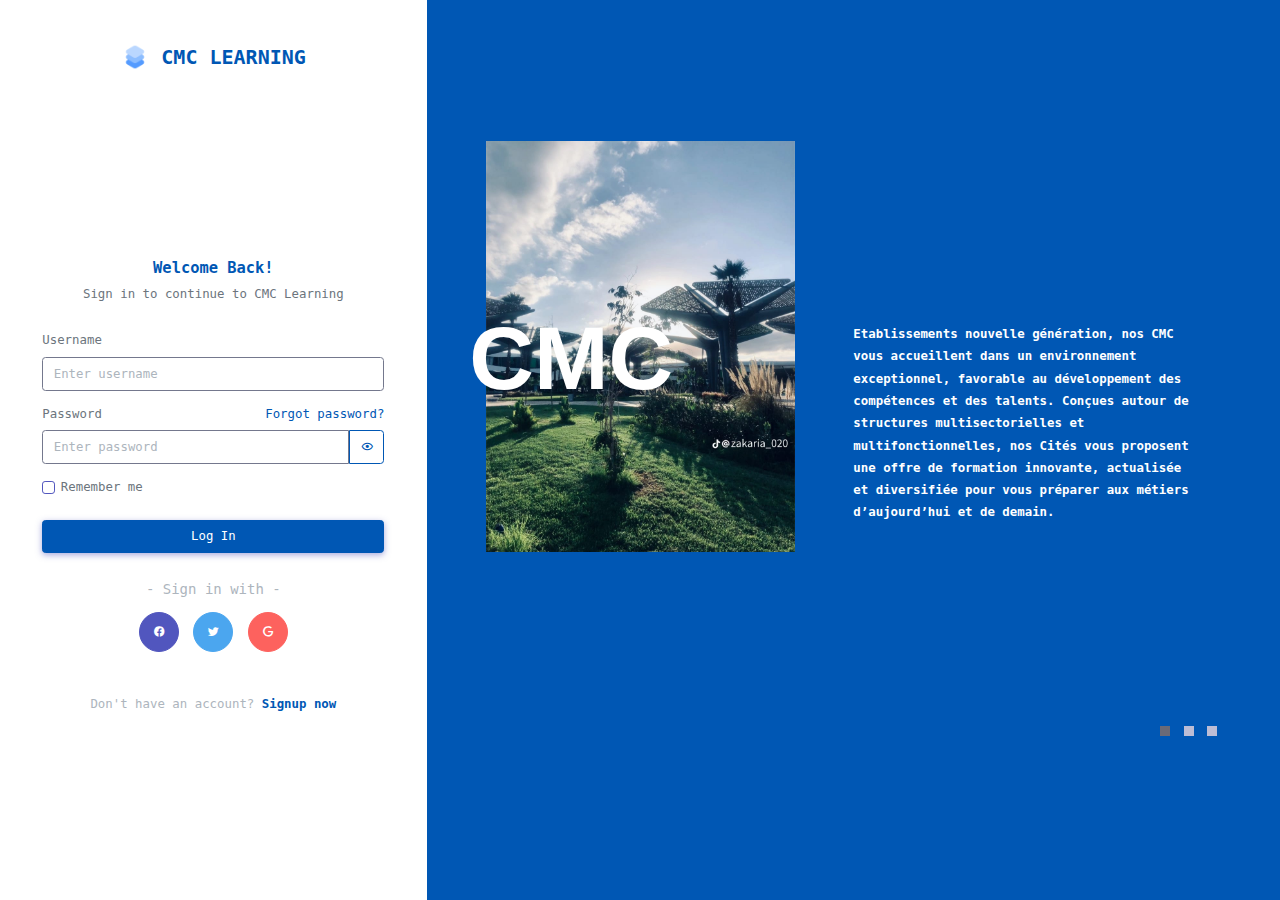
<file: login.html>
<!doctype html>
<html lang="en">

<head>
        <meta charset="utf-8" />
        <title>Login | CMC LEARNING</title>
        <meta name="viewport" content="width=device-width, initial-scale=1.0">
        <meta content="Premium Multipurpose Admin & Dashboard Template" name="description" />
        <meta content="Themesbrand" name="author" />
        <!-- App favicon -->
        <link rel="icon" href="assets/images/favicon.png">

        <!-- preloader css -->
        <link rel="stylesheet" href="assets/css/preloader.min.css" type="text/css" />

        <!-- Bootstrap Css -->
        <link href="assets/css/bootstrap.min.css" id="bootstrap-style" rel="stylesheet" type="text/css" />
        <!-- Icons Css -->
        <link href="assets/css/icons.min.css" rel="stylesheet" type="text/css" />

        <!-- App Css-->
        <link href="assets/css/app.min.css" id="app-style" rel="stylesheet" type="text/css" />
        <link href="assets/css/login-register.css" rel="stylesheet" type="text/css" />

    <!-- Custom CSS -->

</head>

<body>
    <div class="auth-page">
        <div class="container-fluid p-0">
            <div class="row g-0">
                <div class="col-xxl-3 col-lg-4 col-md-5 section_right">
                    <div class="auth-full-page-content d-flex p-sm-5 p-4">
                        <div class="w-100">
                            <div class="d-flex flex-column h-100">
                                <div class="mb-4 mb-md-5 text-center">
                                    <a href="index.html" class="d-block auth-logo">
                                        <img src="assets/images/favicon.png" alt="" height="28"> 
                                        <span class="logo-txt text-primary">CMC LEARNING</span>
                                    </a>
                                </div>
                                <div class="auth-content my-auto">
                                    <div class="text-center">
                                        <h5 class="text-primary mb-0">Welcome Back!</h5>
                                        <p class="text-secondary mt-2">Sign in to continue to CMC Learning</p>
                                    </div>
                                    <form class="custom-form mt-4 pt-2">
                                        <div class="mb-3">
                                            <label class="form-label text-secondary">Username</label>
                                            <input type="text" class="form-control border-secondary" id="username" placeholder="Enter username">
                                        </div>
                                        <div class="mb-3">
                                            <div class="d-flex align-items-start">
                                                <div class="flex-grow-1">
                                                    <label class="form-label text-secondary">Password</label>
                                                </div>
                                                <div class="flex-shrink-0">
                                                    <div>
                                                        <a href="auth-recoverpw.html" class="forget_pass text-primary">Forgot password?</a>
                                                    </div>
                                                </div>
                                            </div>
                                            <div class="input-group auth-pass-inputgroup">
                                                <input type="password" class="form-control border-secondary" placeholder="Enter password" aria-label="Password" aria-describedby="password-addon">
                                                <button class="btn btn-outline-primary shadow-none ms-0" type="button" id="password-addon">
                                                    <i class="mdi mdi-eye-outline"></i>
                                                </button>
                                            </div>
                                        </div>
                                        <div class="row mb-4">
                                            <div class="col">
                                                <div class="form-check">
                                                    <input class="form-check-input border-primary" type="checkbox" id="remember-check">
                                                    <label class="form-check-label text-secondary" for="remember-check">
                                                        Remember me
                                                    </label>
                                                </div>
                                            </div>
                                        </div>
                                        <div class="mb-3">
                                            <button class="btn btn-primary w-100 waves-effect waves-light" type="submit">Log In</button>
                                        </div>
                                    </form>
                                    <div class="mt-4 pt-2 text-center">
                                        <div class="signin-other-title">
                                            <h5 class="font-size-14 mb-3 text-muted fw-medium">- Sign in with -</h5>
                                        </div>
                                        <ul class="list-inline mb-0">
                                            <li class="list-inline-item">
                                                <a href="javascript:void()" class="social-list-item bg-primary text-white border-primary">
                                                    <i class="mdi mdi-facebook"></i>
                                                </a>
                                            </li>
                                            <li class="list-inline-item">
                                                <a href="javascript:void()" class="social-list-item bg-info text-white border-info">
                                                    <i class="mdi mdi-twitter"></i>
                                                </a>
                                            </li>
                                            <li class="list-inline-item">
                                                <a href="javascript:void()" class="social-list-item bg-danger text-white border-danger">
                                                    <i class="mdi mdi-google"></i>
                                                </a>
                                            </li>
                                        </ul>
                                    </div>
                                    <div class="mt-5 text-center">
                                        <p class="text-muted mb-0">Don't have an account? <a href="register.html" class="text-primary fw-semibold">Signup now</a></p>
                                    </div>
                                </div>
                            </div>
                        </div>
                    </div>
                </div>
                
                <div class="col-xxl-9 col-lg-8 col-md-7 section_left">
                    <div class="content-width">
                        <div class="slideshow">
                            <div class="slideshow-items">
                                <div class="item">
                                    <div class="item-image-container">
                                        <img class="item-image" src="cmc_images/WhatsApp Image 2024-12-29 at 22.59.47_56793712.jpg" />
                                    </div>
                                    <div class="item-header">
                                        <span class="vertical-part"><b>CMC</b></span>
                                    </div>
                                    <div class="item-description">
                                        <span class="vertical-part"><b>Etablissements nouvelle génération, nos CMC vous accueillent dans un environnement exceptionnel, favorable au développement des compétences et des talents. Conçues autour de structures multisectorielles et multifonctionnelles, nos Cités vous proposent une offre de formation innovante, actualisée et diversifiée pour vous préparer aux métiers d’aujourd’hui et de demain. </b></span>
                                    </div>
                                </div>
                                <div class="item">
                                    <div class="item-image-container">
                                        <img class="item-image" src="cmc_images/CMC_CASA -.png" />
                                        <img class="item-image" src="cmc_images/CMC_CASA_0.png" alt="IMAAGE" />
                                        <img class="item-image" src="cmc_images/Vue sur l’entrée principale de la CMC Casablanca-Settat.jpg" />
                                    </div>
                                    <div class="item-header">
                                        <span class="vertical-part"><b>Patin</b></span>
                                    </div>
                                    <div class="item-description">
                                        <span class="vertical-part"><b>Lorem, ipsum dolor sit amet consectetur adipisicing elit. Aspernatur nobis at impedit ipsam placeat rerum repudiandae consequuntur, mollitia fugit assumenda reprehenderit odio magnam repellendus libero quaerat necessitatibus? Voluptates, quod est.</b></span>
                                    </div>
                                </div>
                                <div class="item">
                                    <div class="item-image-container">
                                        <img class="item-image" src="cmc_images/1000006327.jpg" />
                                    </div>
                                    <div class="item-header">
                                        <span class="vertical-part"><b>Patin</b></span>
                                    </div>
                                    <div class="item-description">
                                        <span class="vertical-part"><b>Lorem ipsum dolor sit, amet consectetur adipisicing elit. Itaque autem vel sint modi ad fuga voluptates in odio! Aut explicabo vel accusamus enim minima esse necessitatibus aspernatur dignissimos commodi minus!</b></span>
                                    </div>
                                </div>
                            </div>
                            <div class="controls">
                                <ul>
                                    <li class="control" data-index="0"></li>
                                    <li class="control" data-index="1"></li>
                                    <li class="control" data-index="2"></li>
                                </ul>
                            </div>
                        </div>
                    </div>
                </div>
            </div>
        </div>
    </div>

    <!-- JAVASCRIPT -->
    <script src="assets/libs/jquery/jquery.min.js"></script>
    <script src="assets/libs/bootstrap/js/bootstrap.bundle.min.js"></script>
    <script src="assets/libs/metismenu/metisMenu.min.js"></script>
    <script src="assets/libs/simplebar/simplebar.min.js"></script>
    <script src="assets/libs/node-waves/waves.min.js"></script>
    <script src="assets/libs/feather-icons/feather.min.js"></script>
    <script src="assets/libs/feather-icons/feather.min.js"></script>
    <script src="assets/js/pages/login-register.js"></script>
    <!-- pace js -->
    <script src="assets/libs/pace-js/pace.min.js"></script>
    <!-- password addon init -->
    <script src="assets/js/pages/pass-addon.init.js"></script>

</body>

</html>
</file>
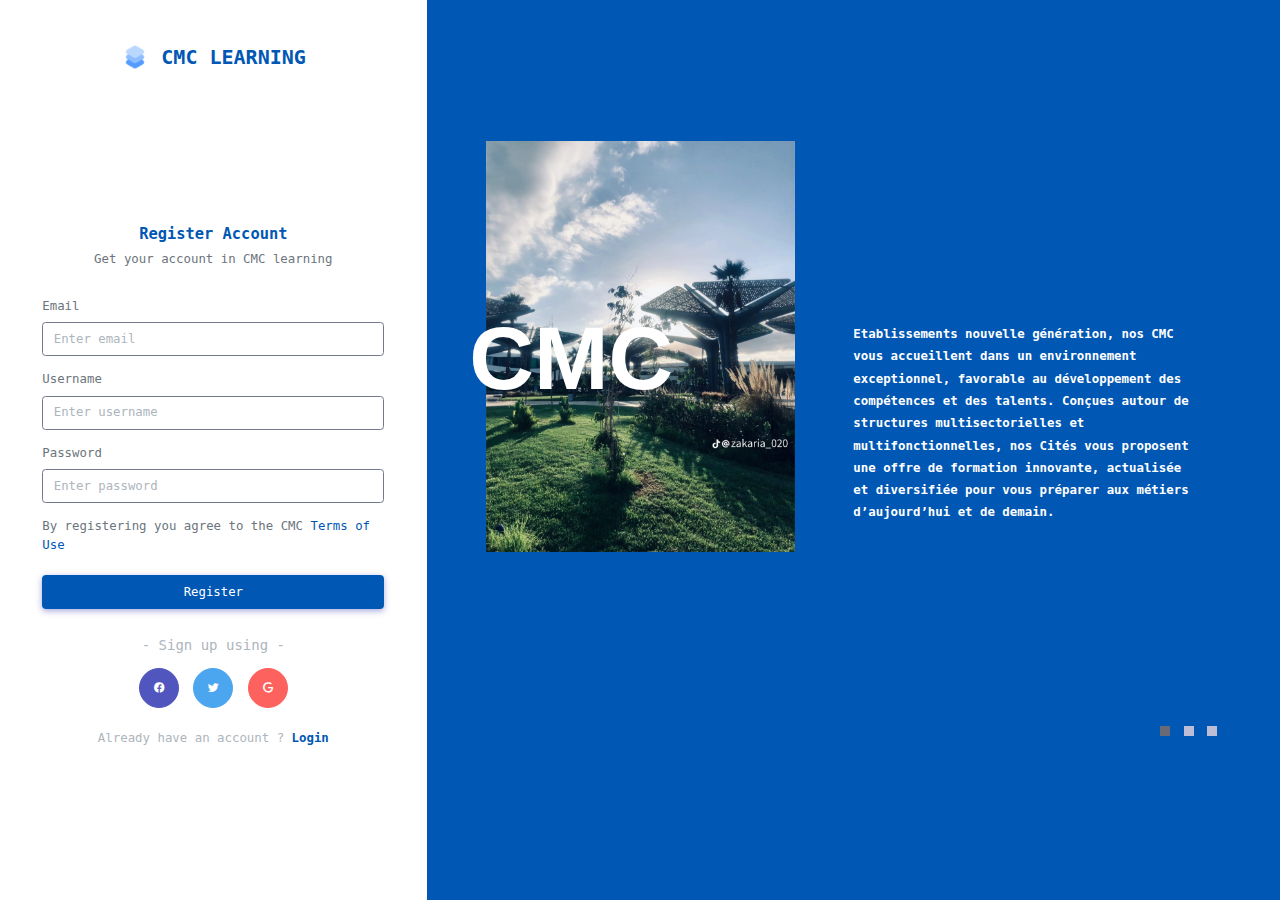
<file: register.html>
<!doctype html>
<html lang="en">

    
<!-- Mirrored from themesbrand.com/minia/layouts/auth-register.html by HTTrack Website Copier/3.x [XR&CO'2014], Mon, 05 Jul 2021 10:51:30 GMT -->
<head>

        <meta charset="utf-8" />
        <title>Register | Minia - Minimal Admin & Dashboard Template</title>
        <meta name="viewport" content="width=device-width, initial-scale=1.0">
        <meta content="Premium Multipurpose Admin & Dashboard Template" name="description" />
        <meta content="Themesbrand" name="author" />
        <!-- App favicon -->
        <link rel="shortcut icon" href="assets/images/favicon.png">

        <!-- preloader css -->
        <link rel="stylesheet" href="assets/css/preloader.min.css" type="text/css" />

        <!-- Bootstrap Css -->
        <link href="assets/css/bootstrap.min.css" id="bootstrap-style" rel="stylesheet" type="text/css" />
        <!-- Icons Css -->
        <link href="assets/css/icons.min.css" rel="stylesheet" type="text/css" />
        <!-- App Css-->
        <link href="assets/css/app.min.css" id="app-style" rel="stylesheet" type="text/css" />
        <link href="assets/css/login-register.css" rel="stylesheet" type="text/css" />

    </head>

    <body>

    <!-- <body data-layout="horizontal"> -->
        <div class="auth-page">
            <div class="container-fluid p-0">
                <div class="row g-0">
                    <div class="col-xxl-3 col-lg-4 col-md-5 section_right">
                        <div class="auth-full-page-content d-flex p-sm-5 p-4">
                            <div class="w-100">
                                <div class="d-flex flex-column h-100">
                                    <div class="mb-4 mb-md-5 text-center">
                                        <a href="index.html" class="d-block auth-logo">
                                            <img src="assets/images/favicon.png" alt="" height="28"> <span class="logo-txt text-primary">CMC LEARNING</span>
                                        </a>
                                    </div>
                                    <div class="auth-content my-auto">
                                        <div class="text-center">
                                            <h5 class="text-primary mb-0">Register Account</h5>
                                            <p class="text-secondary mt-2">Get your account in CMC learning</p>
                                        </div>
                                        <form class="needs-validation custom-form mt-4 pt-2 text-secondary" novalidate action="https://themesbrand.com/minia/layouts/index.html">
                                            <div class="mb-3">
                                                <label for="useremail" class="form-label">Email</label>
                                                <input type="email" class="form-control border-secondary" id="useremail" placeholder="Enter email" required>  
                                                <div class="invalid-feedback">
                                                    Please Enter Email
                                                </div>      
                                            </div>
                    
                                            <div class="mb-3">
                                                <label for="username" class="form-label">Username</label>
                                                <input type="text" class="form-control border-secondary" id="username" placeholder="Enter username" required>
                                                <div class="invalid-feedback">
                                                    Please Enter Username
                                                </div>  
                                            </div>
                    
                                            <div class="mb-3">
                                                <label for="userpassword" class="form-label">Password</label>
                                                <input type="password" class="form-control border-secondary" id="userpassword" placeholder="Enter password" required>
                                                <div class="invalid-feedback">
                                                    Please Enter Password
                                                </div>       
                                            </div>
                                            <div class="mb-4">
                                                <p class="mb-0 text-secondary">By registering you agree to the CMC <a href="#" class="text-primary">Terms of Use</a></p>
                                            </div>
                                            <div class="mb-3">
                                                <button class="btn btn-primary w-100 waves-effect waves-light" type="submit">Register</button>
                                            </div>
                                        </form>

                                        <div class="mt-4 pt-2 text-center">
                                            <div class="signin-other-title">
                                                <h5 class="font-size-14 mb-3 text-muted fw-medium">- Sign up using -</h5>
                                            </div>

                                            <ul class="list-inline mb-0">
                                                <li class="list-inline-item">
                                                    <a href="javascript:void()"
                                                        class="social-list-item bg-primary text-white border-primary">
                                                        <i class="mdi mdi-facebook"></i>
                                                    </a>
                                                </li>
                                                <li class="list-inline-item">
                                                    <a href="javascript:void()"
                                                        class="social-list-item bg-info text-white border-info">
                                                        <i class="mdi mdi-twitter"></i>
                                                    </a>
                                                </li>
                                                <li class="list-inline-item">
                                                    <a href="javascript:void()"
                                                        class="social-list-item bg-danger text-white border-danger">
                                                        <i class="mdi mdi-google"></i>
                                                    </a>
                                                </li>
                                            </ul>
                                        </div>

                                        <div class="mt-4 text-center">
                                            <p class="text-muted mb-0">Already have an account ? <a href="login.html"
                                                    class="text-primary fw-semibold"> Login </a> </p>
                                        </div>
                                    </div>
                                    
                                </div>
                            </div>
                        </div>
                        <!-- end auth full page content -->
                    </div>
                    <!-- end col -->
                    <div class="col-xxl-9 col-lg-8 col-md-7 section_left">
                        <div class="content-width">
                            <div class="slideshow">
                                <div class="slideshow-items">
                                    <div class="item">
                                        <div class="item-image-container">
                                            <img class="item-image" src="cmc_images/WhatsApp Image 2024-12-29 at 22.59.47_56793712.jpg" />
                                        </div>
                                        <div class="item-header">
                                            <span class="vertical-part"><b>CMC</b></span>
                                        </div>
                                        <div class="item-description">
                                            <span class="vertical-part"><b>Etablissements nouvelle génération, nos CMC vous accueillent dans un environnement exceptionnel, favorable au développement des compétences et des talents. Conçues autour de structures multisectorielles et multifonctionnelles, nos Cités vous proposent une offre de formation innovante, actualisée et diversifiée pour vous préparer aux métiers d’aujourd’hui et de demain. </b></span>
                                        </div>
                                    </div>
                                    <div class="item">
                                        <div class="item-image-container">
                                            <img class="item-image" src="cmc_images/CMC_CASA -.png" />
                                            <img class="item-image" src="cmc_images/CMC_CASA_0.png" alt="IMAAGE" />
                                            <img class="item-image" src="cmc_images/Vue sur l’entrée principale de la CMC Casablanca-Settat.jpg" />
                                        </div>
                                        <div class="item-header">
                                            <span class="vertical-part"><b>Patin</b></span>
                                        </div>
                                        <div class="item-description">
                                            <span class="vertical-part"><b>Lorem, ipsum dolor sit amet consectetur adipisicing elit. Aspernatur nobis at impedit ipsam placeat rerum repudiandae consequuntur, mollitia fugit assumenda reprehenderit odio magnam repellendus libero quaerat necessitatibus? Voluptates, quod est.</b></span>
                                        </div>
                                    </div>
                                    <div class="item">
                                        <div class="item-image-container">
                                            <img class="item-image" src="cmc_images/1000006327.jpg" />
                                        </div>
                                        <div class="item-header">
                                            <span class="vertical-part"><b>Patin</b></span>
                                        </div>
                                        <div class="item-description">
                                            <span class="vertical-part"><b>Lorem ipsum dolor sit, amet consectetur adipisicing elit. Itaque autem vel sint modi ad fuga voluptates in odio! Aut explicabo vel accusamus enim minima esse necessitatibus aspernatur dignissimos commodi minus!</b></span>
                                        </div>
                                    </div>
                                </div>
                                <div class="controls">
                                    <ul>
                                        <li class="control" data-index="0"></li>
                                        <li class="control" data-index="1"></li>
                                        <li class="control" data-index="2"></li>
                                    </ul>
                                </div>
                            </div>
                        </div>
                    </div>
                    <!-- end col -->
                </div>
                <!-- end row -->
            </div>
            <!-- end container fluid -->
        </div>


        <!-- JAVASCRIPT -->
        <script src="assets/libs/jquery/jquery.min.js"></script>
        <script src="assets/libs/bootstrap/js/bootstrap.bundle.min.js"></script>
        <script src="assets/libs/metismenu/metisMenu.min.js"></script>
        <script src="assets/libs/simplebar/simplebar.min.js"></script>
        <script src="assets/libs/node-waves/waves.min.js"></script>
        <script src="assets/libs/feather-icons/feather.min.js"></script>
        <script src="assets/js/pages/login-register.js"></script>
        <!-- pace js -->
        <script src="assets/libs/pace-js/pace.min.js"></script>

        <!-- validation init -->
        <script src="assets/js/pages/validation.init.js"></script>

    </body>


<!-- Mirrored from themesbrand.com/minia/layouts/auth-register.html by HTTrack Website Copier/3.x [XR&CO'2014], Mon, 05 Jul 2021 10:51:31 GMT -->
</html>
</file>
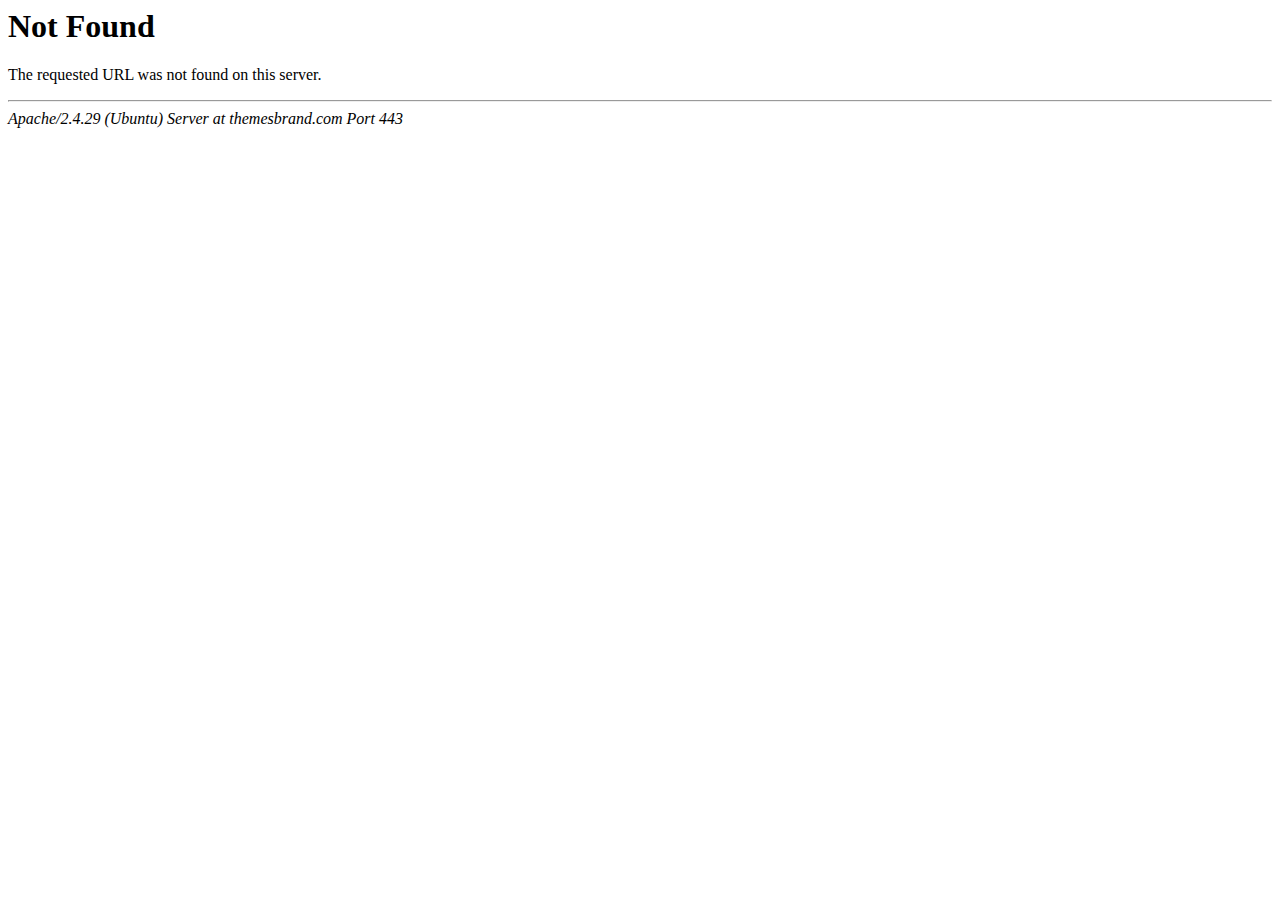
<file: assets/libs/masonry-layout/masonry.pkgd.min.html>
<!DOCTYPE HTML PUBLIC "-//IETF//DTD HTML 2.0//EN">
<html><head>
<title>404 Not Found</title>
</head><body>
<h1>Not Found</h1>
<p>The requested URL was not found on this server.</p>
<hr>
<address>Apache/2.4.29 (Ubuntu) Server at themesbrand.com Port 443</address>
</body></html>
</file>
<file: assets/css/style.css>
/********** Template CSS **********/
:root {
    --primary: #0057b4;
    --light: #F0FBFC;
    --dark: #181d38;
}

.lyan:after {
    content: '';
    display: block;
    background-color: #0057b4;
    height:3px;
    border-radius: 2px;
    transform: scaleX(0);
    transform-origin: left;
    transition: 0.3s;
}

.lyan:hover::after{
    /* transform-origin: right; */
    transform: scaleX(1);
}

.fw-medium {
    font-weight: 600 !important;
}

.fw-semi-bold {
    font-weight: 700 !important;
}

.back-to-top {
    position: fixed;
    display: none;
    right: 45px;
    bottom: 45px;
    z-index: 99;
}


/*** Button ***/
.btn {
    font-family: 'Nunito', sans-serif;
    font-weight: 600;
    transition: .5s;
}

.btn.btn-primary,
.btn.btn-secondary {
    color: #FFFFFF;
}

.btn-square {
    width: 38px;
    height: 38px;
}

.btn-sm-square {
    width: 32px;
    height: 32px;
}

.btn-lg-square {
    width: 48px;
    height: 48px;
}

.btn-square,
.btn-sm-square,
.btn-lg-square {
    padding: 0;
    display: flex;
    align-items: center;
    justify-content: center;
    font-weight: normal;
    border-radius: 0px;
}


/*** Navbar ***/
.navbar .dropdown-toggle::after {
    border: none;
    content: "\f107";
    font-family: "Font Awesome 5 Free";
    font-weight: 900;
    vertical-align: middle;
    margin-left: 8px;
}

.navbar-light .navbar-nav .nav-link {
    margin-right: 30px;
    padding: 25px 0;
    color: #FFFFFF;
    font-size: 15px;
    text-transform: uppercase;
    outline: none;
}

.navbar-light .navbar-nav .nav-link:hover,
.navbar-light .navbar-nav .nav-link.active {
    color: var(--primary);
}

@media (max-width: 991.98px) {
    .navbar-light .navbar-nav .nav-link  {
        margin-right: 0;
        padding: 10px 0;
    }

    .navbar-light .navbar-nav {
        border-top: 1px solid #EEEEEE;
    }
}

.navbar-light .navbar-brand,
.navbar-light a.btn {
    height: 75px;
}

.navbar-light .navbar-nav .nav-link {
    color: var(--dark);
    font-weight: 500;
}

.navbar-light.sticky-top {
    top: -100px;
    transition: .5s;
}

@media (min-width: 992px) {
    .navbar .nav-item .dropdown-menu {
        display: block;
        margin-top: 0;
        opacity: 0;
        visibility: hidden;
        transition: .5s;
    }

    .navbar .dropdown-menu.fade-down {
        top: 100%;
        transform: rotateX(-75deg);
        transform-origin: 0% 0%;
    }

    .navbar .nav-item:hover .dropdown-menu {
        top: 100%;
        transform: rotateX(0deg);
        visibility: visible;
        transition: .5s;
        opacity: 1;
    }
}


/*** Header carousel ***/
@media (max-width: 768px) {
    .header-carousel .owl-carousel-item {
        position: relative;
        min-height: 500px;
    }
    
    .header-carousel .owl-carousel-item img {
        position: absolute;
        width: 100%;
        height: 100%;
        object-fit: cover;
    }
}

.header-carousel .owl-nav {
    position: absolute;
    top: 50%;
    right: 8%;
    transform: translateY(-50%);
    display: flex;
    flex-direction: column;
}

.header-carousel .owl-nav .owl-prev,
.header-carousel .owl-nav .owl-next {
    margin: 7px 0;
    width: 45px;
    height: 45px;
    display: flex;
    align-items: center;
    justify-content: center;
    color: #FFFFFF;
    background: transparent;
    border: 1px solid #FFFFFF;
    font-size: 22px;
    transition: .5s;
}

.header-carousel .owl-nav .owl-prev:hover,
.header-carousel .owl-nav .owl-next:hover {
    background: var(--primary);
    border-color: var(--primary);
}

.page-header {
    background: linear-gradient(rgba(24, 29, 56, .7), rgba(24, 29, 56, .7)), url(../img/carousel-1.jpg);
    background-position: center center;
    background-repeat: no-repeat;
    background-size: cover;
}

.page-header-inner {
    background: rgba(15, 23, 43, .7);
}

.breadcrumb-item + .breadcrumb-item::before {
    color: var(--light);
}


/*** Section Title ***/
.section-title {
    position: relative;
    display: inline-block;
    text-transform: uppercase;
}

.section-title::before {
    position: absolute;
    content: "";
    width: calc(100% + 80px);
    height: 2px;
    top: 4px;
    left: -40px;
    background: var(--primary);
    z-index: -1;
}

.section-title::after {
    position: absolute;
    content: "";
    width: calc(100% + 120px);
    height: 2px;
    bottom: 5px;
    left: -60px;
    background: var(--primary);
    z-index: -1;
}

.section-title.text-start::before {
    width: calc(100% + 40px);
    left: 0;
}

.section-title.text-start::after {
    width: calc(100% + 60px);
    left: 0;
}


/*** Service ***/
.service-item {
    background: var(--light);
    transition: .5s;
}

.service-item:hover {
    margin-top: -10px;
    background: var(--primary);
}

.service-item * {
    transition: .5s;
}

.service-item:hover * {
    color: var(--light) !important;
}


/*** Categories & Courses ***/
.category img,
.course-item img {
    transition: .5s;
}

.category a:hover img,
.course-item:hover img {
    transform: scale(1.1);
}


/*** Team ***/
.team-item img {
    transition: .5s;
}

.team-item:hover img {
    transform: scale(1.1);
}


/*** Testimonial ***/
.testimonial-carousel::before {
    position: absolute;
    content: "";
    top: 0;
    left: 0;
    height: 100%;
    width: 0;
    background: linear-gradient(to right, rgba(255, 255, 255, 1) 0%, rgba(255, 255, 255, 0) 100%);
    z-index: 1;
}

.testimonial-carousel::after {
    position: absolute;
    content: "";
    top: 0;
    right: 0;
    height: 100%;
    width: 0;
    background: linear-gradient(to left, rgba(255, 255, 255, 1) 0%, rgba(255, 255, 255, 0) 100%);
    z-index: 1;
}

@media (min-width: 768px) {
    .testimonial-carousel::before,
    .testimonial-carousel::after {
        width: 200px;
    }
}

@media (min-width: 992px) {
    .testimonial-carousel::before,
    .testimonial-carousel::after {
        width: 300px;
    }
}

.testimonial-carousel .owl-item .testimonial-text,
.testimonial-carousel .owl-item.center .testimonial-text * {
    transition: .5s;
}

.testimonial-carousel .owl-item.center .testimonial-text {
    background: var(--primary) !important;
}

.testimonial-carousel .owl-item.center .testimonial-text * {
    color: #FFFFFF !important;
}

.testimonial-carousel .owl-dots {
    margin-top: 24px;
    display: flex;
    align-items: flex-end;
    justify-content: center;
}

.testimonial-carousel .owl-dot {
    position: relative;
    display: inline-block;
    margin: 0 5px;
    width: 15px;
    height: 15px;
    border: 1px solid #CCCCCC;
    transition: .5s;
}

.testimonial-carousel .owl-dot.active {
    background: var(--primary);
    border-color: var(--primary);
}


/*** Footer ***/
.footer .btn.btn-social {
    margin-right: 5px;
    width: 35px;
    height: 35px;
    display: flex;
    align-items: center;
    justify-content: center;
    color: var(--light);
    font-weight: normal;
    border: 1px solid #FFFFFF;
    border-radius: 35px;
    transition: .3s;
}

.footer .btn.btn-social:hover {
    color: var(--primary);
}

.footer .btn.btn-link {
    display: block;
    margin-bottom: 5px;
    padding: 0;
    text-align: left;
    color: #FFFFFF;
    font-size: 15px;
    font-weight: normal;
    text-transform: capitalize;
    transition: .3s;
}

.footer .btn.btn-link::before {
    position: relative;
    content: "\f105";
    font-family: "Font Awesome 5 Free";
    font-weight: 900;
    margin-right: 10px;
}

.footer .btn.btn-link:hover {
    letter-spacing: 1px;
    box-shadow: none;
}

.footer .copyright {
    padding: 25px 0;
    font-size: 15px;
    border-top: 1px solid rgba(256, 256, 256, .1);
}

.footer .copyright a {
    color: var(--light);
}

.footer .footer-menu a {
    margin-right: 15px;
    padding-right: 15px;
    border-right: 1px solid rgba(255, 255, 255, .1);
}

.footer .footer-menu a:last-child {
    margin-right: 0;
    padding-right: 0;
    border-right: none;
}

.img_logo {
    width: 40px;
}
</file>
<file: assets/css/login-register.css>
:root {
    --zre9 : #0057b4;
}

* {
    box-sizing: border-box;
    margin: 0;
    padding: 0;
}

html, body {
    background: var(--zre9);
    font-family: 'Fira Mono', monospace;
    -webkit-font-smoothing: antialiased;
    font-size: .88rem;
    color: #bdbdd5;
}

.content-width {
    width: 86%;
    height: 100vh;
    margin: 0 auto;
}

.slideshow {
    position: relative;
    width: 100%;
    height: 100vh;
    display: flex;
    flex-direction: column;
    justify-content: space-around;
}

.slideshow-items {
    position: relative;
    width: 100%;
    height: 300px;
}

.item {
    position: absolute;
    width: 100%;
    height: auto;
}

.item-image-container {
    position: relative;
    width: 42%;
}

.item-image-container::before {
    content: '';
    position: absolute;
    top: -1px;
    left: 0;
    width: 101%;
    height: 101%;
    /* background: #2B9CB8; */
    opacity: 0;
    z-index: 1;
}

.item-image {
    position: relative;
    width: 100%;
    height: auto;
    opacity: 0;
    display: block;
    transition: opacity .3s ease-out .45s;
}

.item.active .item-image {
    opacity: 1;
}

.item.active .item-image-container::before {
    opacity: .8;
}

.item-description {
    position: absolute;
    top: 182px;
    right: 0;
    width: 50%;
    padding-right: 4%;
    line-height: 1.8;
}

/* Staggered Vertical Items ------------------------------------------------------*/
.item-header {
    position: absolute;
    top: 150px;
    left: -1.8%;
    z-index: 100;
}

.item-header .vertical-part {
    margin: 0 -4px;
    font-family: 'Montserrat', sans-serif;
    -webkit-font-smoothing: auto;
    font-size: 7vw;
    color: #fff;
}

.vertical-part {
    overflow: hidden;
    display: inline-block;
}

.vertical-part b {
    display: inline-block;
    transform: translateY(100%);
    transition: transform 0.5s ease;
}

.item.active .item-header .vertical-part b,
.item.active .item-description .vertical-part b {
    transform: translateY(0);
}

/* Controls ----------------------------------------------------------------------*/
.controls {
    position: relative;
    text-align: right;
    z-index: 1000;
}

.controls ul {
    list-style: none;
}

.controls ul li {
    display: inline-block;
    width: 10px;
    height: 10px;
    margin: 3px;
    background: #bdbdd5;
    cursor: pointer;
}

.controls ul li.active {
    background: #6a6a77;
}


.form-control:focus {
    border-color: #FFFFFF;
    box-shadow: 0 0 5px rgba(255, 255, 255, 0.5);
}

.btn-primary {
    background-color: #005B6E;
    border-color: #005B6E;
}

.btn-primary:hover {
    background-color: #004652;
    border-color: #004652;
}

.text-muted {
    color: #A9D8E6 !important;
}

.social-list-item {
    background-color: #005B6E;
    border: 1px solid #FFFFFF;
}

.social-list-item:hover {
    background-color: #004652;
}

.auth-content h5 {
    color: #FFFFFF;
}

.auth-content p {
    color: #A9D8E6;
}

.auth-page .slideshow .item-header span,
.auth-page .slideshow .item-description span {
    color: #FFFFFF;
}

.form-check-label {
    color: #FFFFFF;
}

.custom-form .btn-light {
    background-color: #FFFFFF;
    color: #2B9CB8;
}

.custom-form .btn-light:hover {
    background-color: #D1EEF4;
    color: #2B9CB8;
}

.auth-page .signin-other-title h5 {
    color: #FFFFFF;
}

.auth-page a {
    color: #005B6E;
}

.text-primary {
    color: var(--zre9) !important; /* Bright blue */
}

.text-secondary {
    color: #6C757D !important; /* Subtle gray */
}

.text-muted {
    color: #ADB5BD !important; /* Light gray */
}

.btn-primary {
    background-color: var(--zre9);
    border-color: var(--zre9);
    color: #FFFFFF;
}

.btn-outline-primary {
    background-color: transparent;
    border-color: var(--zre9);
    color: var(--zre9);
}

.input-group .form-control {
    border-color: #DEE2E6;
}

.form-check-input:checked {
    background-color: var(--zre9);
    border-color: var(--zre9);
}

a.text-primary:hover {
    color: #0056b3 !important; /* Slightly darker blue */
}

.social-list-item {
    width: 40px;
    height: 40px;
    display: inline-flex;
    align-items: center;
    justify-content: center;
    border-radius: 50%;
    text-align: center;
}

.section_right {
    background-color: white;
}
</file>
<file: assets/css/preloader.min.css>
.pace{-webkit-pointer-events:none;pointer-events:none;-webkit-user-select:none;-moz-user-select:none;-ms-user-select:none;user-select:none}.pace .pace-progress{background:-webkit-gradient(linear,left top,right top,color-stop(20%,#5156be),color-stop(40%,#2ab57d),color-stop(60%,#4ba6ef),color-stop(80%,#ffbf53),to(#fd625e));background:linear-gradient(to right,#5156be 20%,#2ab57d 40%,#4ba6ef 60%,#ffbf53 80%,#fd625e 100%);position:fixed;z-index:2000;top:0;right:100%;width:100%;height:3px}.pace-inactive .pace-progress{display:none}.pace .pace-activity{display:block;position:fixed;z-index:2000;top:0;right:0;width:150px;height:150px;background:#5156be;-webkit-transition:-webkit-transform .3s;transition:-webkit-transform .3s;transition:transform .3s;transition:transform .3s,-webkit-transform .3s;-webkit-transform:translateX(100%) translateY(-100%) rotate(45deg);transform:translateX(100%) translateY(-100%) rotate(45deg);pointer-events:none}.pace.pace-active .pace-activity{-webkit-transform:translateX(50%) translateY(-50%) rotate(45deg);transform:translateX(50%) translateY(-50%) rotate(45deg)}.pace .pace-activity::after{-webkit-box-sizing:border-box;box-sizing:border-box;content:'';position:absolute;display:block;bottom:18px;left:65px;width:20px;height:20px;border:solid 2px transparent;border-top-color:#fff;border-left-color:#fff;border-radius:50%;-webkit-animation:pace-spinner .4s linear infinite;animation:pace-spinner .4s linear infinite}@-webkit-keyframes pace-spinner{0%{-webkit-transform:rotate(0);transform:rotate(0)}100%{-webkit-transform:rotate(360deg);transform:rotate(360deg)}}@keyframes pace-spinner{0%{-webkit-transform:rotate(0);transform:rotate(0);transform:rotate(0)}100%{-webkit-transform:rotate(360deg);transform:rotate(360deg);transform:rotate(360deg)}}
/*# sourceMappingURL=preloader.min.css.map */
</file>
